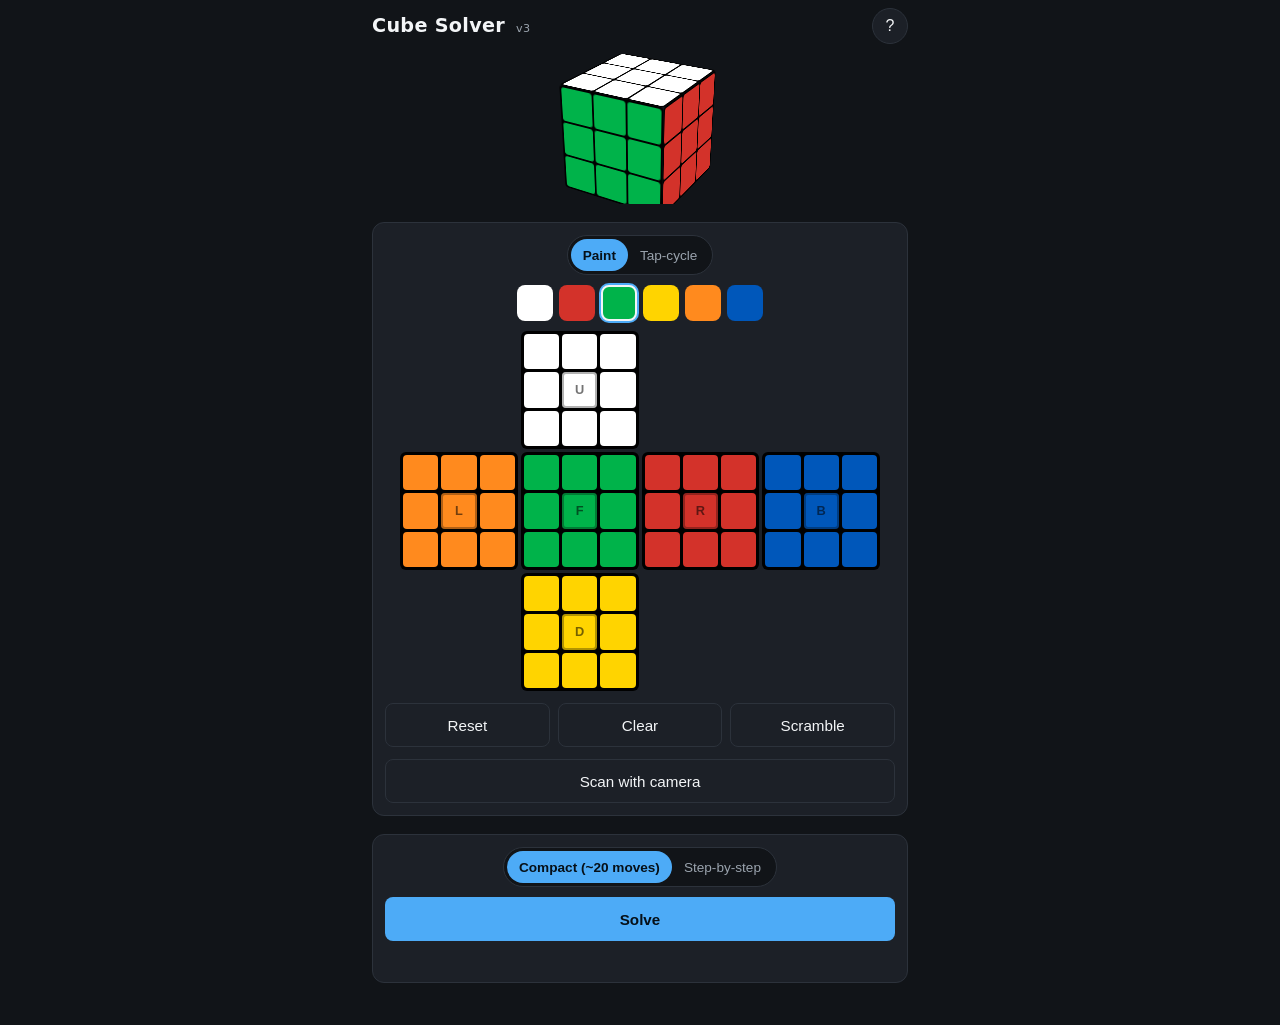
<file: index.html>
<!DOCTYPE html>
<html lang="en">
<head>
<meta charset="UTF-8">
<meta name="viewport" content="width=device-width, initial-scale=1, viewport-fit=cover, user-scalable=no">
<title>Rubik's Cube Solver</title>

<meta name="theme-color" content="#111111">
<meta name="apple-mobile-web-app-capable" content="yes">
<meta name="mobile-web-app-capable" content="yes">
<meta name="apple-mobile-web-app-status-bar-style" content="black-translucent">
<meta name="apple-mobile-web-app-title" content="Cube Solver">
<meta name="description" content="Solve a 3x3x3 Rubik's cube by entering its colors. Works offline, installable to Home Screen.">

<link rel="manifest" href="manifest.webmanifest">
<link rel="apple-touch-icon" href="icons/apple-touch-icon.png">
<link rel="icon" type="image/png" sizes="192x192" href="icons/icon-192.png">
<link rel="icon" type="image/png" sizes="512x512" href="icons/icon-512.png">

<link rel="stylesheet" href="css/style.css">
</head>
<body>
<div id="app">
  <header class="app-header">
    <h1>Cube Solver <span class="version">v3</span></h1>
    <button id="help-btn" class="icon-btn" aria-label="Help">?</button>
  </header>

  <section class="preview-section">
    <div id="cube3d-stage" class="cube3d-stage" aria-label="3D cube preview"></div>
  </section>

  <section class="net-section">
    <div class="mode-row">
      <div class="seg-control" role="tablist" aria-label="Color input mode">
        <button class="seg-btn active" data-mode="paint" role="tab" aria-selected="true">Paint</button>
        <button class="seg-btn" data-mode="cycle" role="tab" aria-selected="false">Tap-cycle</button>
      </div>
    </div>

    <div id="palette" class="palette" aria-label="Color palette">
      <!-- color swatches injected by JS -->
    </div>

    <div id="net" class="net" aria-label="Cube net (unfolded)">
      <!-- 6 faces injected by JS -->
    </div>

    <div class="action-row">
      <button id="btn-reset" class="btn">Reset</button>
      <button id="btn-clear" class="btn">Clear</button>
      <button id="btn-scramble" class="btn">Scramble</button>
    </div>
    <div class="action-row"><button id="btn-scan" class="btn">Scan with camera</button></div>
  </section>

  <section class="solve-section">
    <div class="mode-row">
      <div class="seg-control" role="tablist" aria-label="Solver mode">
        <button class="seg-btn active" data-solver="kociemba" role="tab" aria-selected="true">Compact (~20 moves)</button>
        <button class="seg-btn" data-solver="beginner" role="tab" aria-selected="false">Step-by-step</button>
      </div>
    </div>

    <button id="btn-solve" class="btn btn-primary">Solve</button>

    <div id="status" class="status" role="status" aria-live="polite"></div>

    <div id="solution" class="solution" hidden>
      <div id="solution-meta" class="solution-meta"></div>
      <div id="step-label" class="step-label"></div>
      <div id="moves" class="moves" aria-label="Solution moves"></div>
      <div class="player-controls">
        <button id="btn-first" class="icon-btn" aria-label="First move">⏮</button>
        <button id="btn-prev"  class="icon-btn" aria-label="Previous move">◀</button>
        <button id="btn-play"  class="icon-btn" aria-label="Play / pause">▶</button>
        <button id="btn-next"  class="icon-btn" aria-label="Next move">▶▶</button>
        <button id="btn-last"  class="icon-btn" aria-label="Last move">⏭</button>
        <label class="speed">
          <span aria-hidden="true">⏱</span>
          <input id="speed" type="range" min="200" max="1500" step="100" value="600" aria-label="Animation speed">
        </label>
      </div>
    </div>
  </section>

  <dialog id="scan-dialog" aria-labelledby="scan-title">
    <h2 id="scan-title">Scan your cube</h2>
    <p>Use a standard white/yellow, red/orange, green/blue cube. Keep lighting even. Camera images stay on this device.</p>
    <label for="scan-face">Face to capture</label>
    <select id="scan-face">
      <option value="U">White (U)</option><option value="R">Red (R)</option>
      <option value="F">Green (F)</option><option value="D">Yellow (D)</option>
      <option value="L">Orange (L)</option><option value="B">Blue (B)</option>
    </select>
    <p id="scan-guide"></p>
    <div class="scan-camera">
      <video id="scan-video" autoplay muted playsinline aria-label="Camera preview"></video>
      <div class="scan-overlay" aria-hidden="true"></div>
    </div>
    <p id="scan-status" role="status" aria-live="polite"></p>
    <button id="scan-capture" class="btn" disabled>Capture face</button>
    <div id="scan-review"></div>
    <button id="scan-confirm-orientation" class="btn" hidden>Faces match the guide — confirm orientation</button>
    <div class="action-row">
      <button id="scan-close" class="btn">Cancel</button>
      <button id="scan-apply" class="btn btn-primary" disabled>Use scan</button>
    </div>
  </dialog>

  <dialog id="help-dialog">
    <h2>How to use</h2>
    <ol>
      <li>Hold your cube with <b>white on top</b> and <b>green facing you</b>.</li>
      <li>In <b>Paint</b> mode, tap a color in the palette then tap stickers to fill. In <b>Tap-cycle</b> mode, tap a sticker repeatedly to cycle colors.</li>
      <li>Center stickers are fixed (they define each face's color).</li>
      <li>For camera input, tap <b>Scan with camera</b>, align each face in the grid, and capture all six faces without turning layers. Face rotations are matched automatically; if several arrangements are possible, follow the top-center guide and confirm their orientation. Check the detected colors and tap stickers to correct them before choosing <b>Use scan</b>. Camera access requires HTTPS or localhost; images are processed on your device.</li>
      <li>Tap <b>Solve</b>. <b>Compact</b> finds a ~20-move solution. <b>Step-by-step</b> finds the same solution but splits it into smaller phases so you can apply a few moves at a time and double-check your cube.</li>
      <li>Use the playback controls to step through the moves.</li>
    </ol>
    <h3>Move notation</h3>
    <p>Letters = face turns (<b>U</b>p, <b>D</b>own, <b>L</b>eft, <b>R</b>ight, <b>F</b>ront, <b>B</b>ack). A prime mark (<b>'</b>) means counter-clockwise. <b>2</b> means 180°.</p>
    <h3>Install to Home Screen</h3>
    <p>In iOS Safari, tap the <b>Share</b> button and choose <b>Add to Home Screen</b>. The app then runs full-screen and works offline.</p>
    <form method="dialog"><button class="btn btn-primary">Close</button></form>
  </dialog>
</div>

<script src="vendor/cube.js"></script>
<script src="js/cube-state.js"></script>
<script src="js/moves.js"></script>
<script src="js/net-view.js"></script>
<script src="js/cube-3d.js"></script>
<script src="js/solver-kociemba.js"></script>
<script src="js/solver-beginner.js"></script>
<script src="js/solution-player.js"></script>
<script src="js/scan-orientation.js"></script>
<script src="js/camera-scan.js"></script>
<script src="js/app.js"></script>
<script>
  if ('serviceWorker' in navigator) {
    window.addEventListener('load', () => {
      navigator.serviceWorker.register('./sw.js').catch(() => {});
    });
  }
</script>
</body>
</html>
</file>
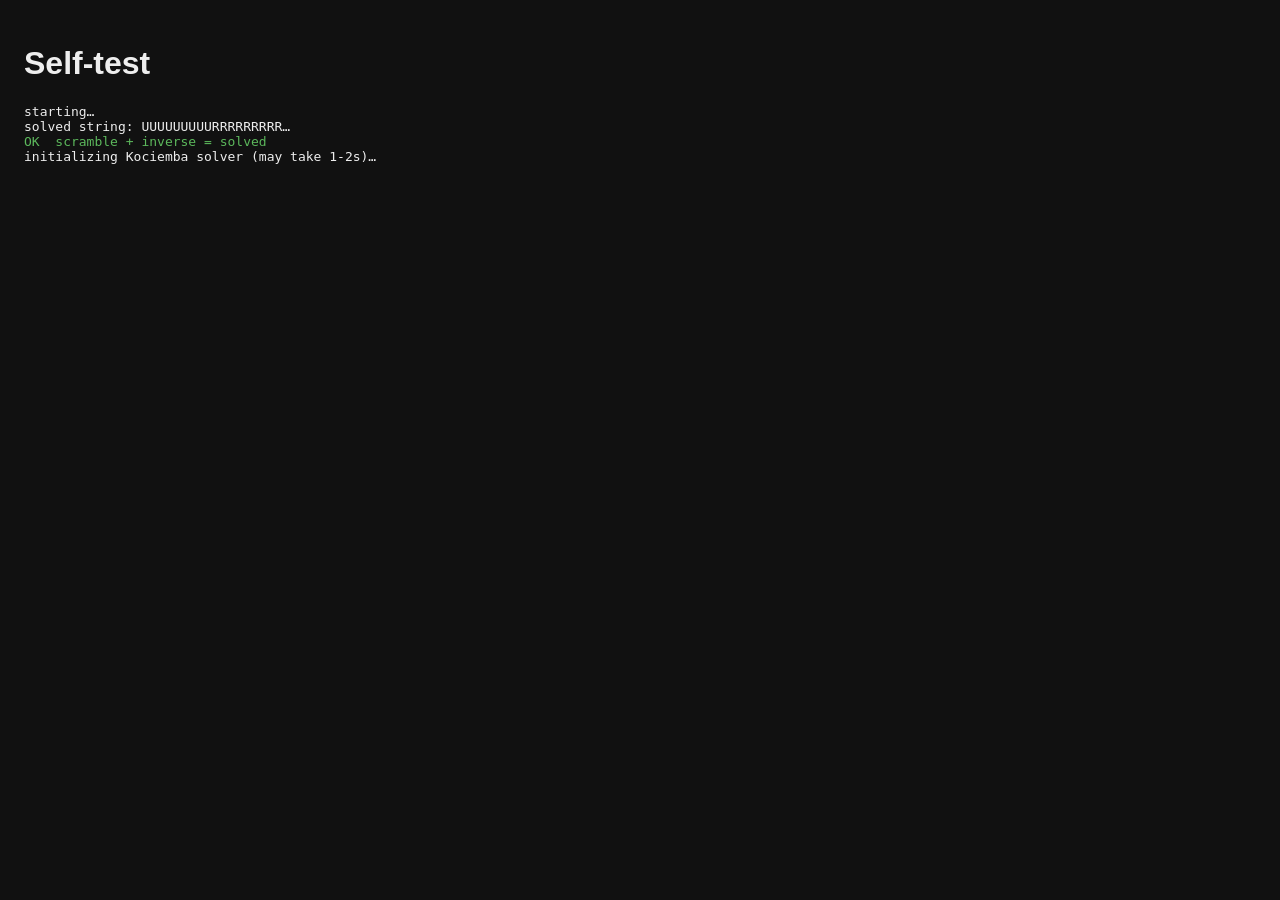
<file: tests/test-browser.html>
<!DOCTYPE html>
<html><head><meta charset="UTF-8"><title>Cube Solver self-test</title>
<link rel="icon" type="image/png" href="../icons/icon-192.png">
<style>body{font-family:-apple-system,sans-serif;background:#111;color:#eee;padding:16px;}
.ok{color:#5cb85c}.bad{color:#e55}pre{white-space:pre-wrap;font-size:13px}</style></head>
<body>
<h1>Self-test</h1>
<pre id="out">Running…</pre>
<script src="../vendor/cube.js"></script>
<script src="../js/cube-state.js"></script>
<script src="../js/moves.js"></script>
<script src="../js/solver-kociemba.js"></script>
<script src="../js/solver-beginner.js"></script>
<script>
const out = document.getElementById('out');
function log(msg, ok) {
  const span = document.createElement('span');
  span.className = ok === true ? 'ok' : ok === false ? 'bad' : '';
  span.textContent = (ok === true ? 'OK  ' : ok === false ? 'FAIL ' : '') + msg + '\n';
  out.appendChild(span);
}
out.textContent = '';
(async function(){
  try {
    log('starting…');
    const solved = CubeState.solved();
    log('solved string: ' + solved.join('').slice(0,18) + '…');

    const scr = "R U R' U' R U2 R' U F R U R' U' F'";
    const s1 = Moves.applySequence(solved, scr);
    const s2 = Moves.applySequence(s1, Moves.inverse(scr));
    log('scramble + inverse = solved', s2.join('') === solved.join(''));

    log('initializing Kociemba solver (may take 1-2s)…');
    await SolverKociemba.ensureSolver();
    log('solver ready', true);

    for (let i = 0; i < 3; i++) {
      const state = Moves.applySequence(solved, Moves.randomScramble(20));
      const res = await SolverKociemba.solve(state);
      const after = Moves.applySequence(state, res.moves.join(' '));
      log(`trial ${i}: ${res.moves.length}-move Kociemba solve`, after.join('') === solved.join(''));
    }

    for (let i = 0; i < 3; i++) {
      const state = Moves.applySequence(solved, Moves.randomScramble(20));
      const res = await SolverBeginner.solve(state);
      const after = Moves.applySequence(state, res.moves.join(' '));
      log(`trial ${i}: ${res.moves.length}-move step-by-step solve, ${res.stepBoundaries.length} phase markers`,
          after.join('') === solved.join(''));
    }

    log('done');
  } catch (e) {
    log('ERROR: ' + (e.message || e), false);
  }
})();
</script>
</body></html>
</file>
<file: css/style.css>
:root {
  --bg: #111418;
  --bg-elev: #1c2027;
  --bg-elev-2: #262b34;
  --fg: #f3f5f7;
  --fg-dim: #9aa3ad;
  --accent: #4dabf7;
  --accent-press: #339af0;
  --danger: #ff6b6b;
  --line: #2c323b;

  --c-U: #ffffff;
  --c-D: #ffd400;
  --c-F: #00b34a;
  --c-B: #0057ba;
  --c-L: #ff8a1e;
  --c-R: #d3322a;

  --sticker: 30px;
  --gap: 3px;
  --radius: 8px;

  --safe-top: env(safe-area-inset-top);
  --safe-bot: env(safe-area-inset-bottom);
  --safe-l: env(safe-area-inset-left);
  --safe-r: env(safe-area-inset-right);
}

* { box-sizing: border-box; -webkit-tap-highlight-color: transparent; }
html, body { margin: 0; padding: 0; background: var(--bg); color: var(--fg);
  font-family: -apple-system, BlinkMacSystemFont, "Segoe UI", Roboto, system-ui, sans-serif;
  font-size: 16px; line-height: 1.4;
  overscroll-behavior-y: contain;
}
body { min-height: 100vh; min-height: 100dvh; }

#app {
  max-width: 560px; margin: 0 auto;
  padding: calc(8px + var(--safe-top)) calc(12px + var(--safe-r)) calc(24px + var(--safe-bot)) calc(12px + var(--safe-l));
}

.app-header {
  display: flex; align-items: center; justify-content: space-between;
  margin-bottom: 10px;
}
.app-header h1 { font-size: 1.2rem; margin: 0; font-weight: 600; letter-spacing: 0.3px; }
.app-header h1 .version { font-size: 0.7rem; color: var(--fg-dim); font-weight: 400; margin-left: 4px; }

.icon-btn {
  background: var(--bg-elev); color: var(--fg);
  border: 1px solid var(--line); border-radius: 50%;
  width: 36px; height: 36px;
  font-size: 1rem; cursor: pointer;
  touch-action: manipulation;
}
.icon-btn:active { background: var(--bg-elev-2); }

.btn {
  background: var(--bg-elev); color: var(--fg);
  border: 1px solid var(--line); border-radius: var(--radius);
  padding: 10px 14px; font-size: 0.95rem;
  cursor: pointer; touch-action: manipulation;
  flex: 1; min-height: 44px;
}
.btn:active { background: var(--bg-elev-2); }
.btn-primary { background: var(--accent); color: #061018; border-color: transparent; font-weight: 600; }
.btn-primary:active { background: var(--accent-press); }
.btn-primary[disabled] { opacity: 0.55; }

section { margin-bottom: 18px; }

/* ---------- preview ---------- */
.preview-section {
  display: flex; justify-content: center; align-items: center;
  height: 150px; max-height: 38vw;
  overflow: hidden;
}
.cube3d-stage {
  width: 110px; max-width: 28vw;
  height: 110px; max-height: 28vw;
  perspective: 600px;
  touch-action: none;
  user-select: none; -webkit-user-select: none;
}
.cube3d {
  position: relative; width: 100%; height: 100%;
  transform-style: preserve-3d;
  transform: rotateX(-25deg) rotateY(-30deg);
  transition: none;
}
.cube3d .face3d {
  position: absolute; width: 100%; height: 100%;
  display: grid; grid-template-columns: repeat(3,1fr); grid-template-rows: repeat(3,1fr);
  gap: 2px; padding: 2px;
  background: #000; border-radius: 4px;
  backface-visibility: hidden; -webkit-backface-visibility: hidden;
}
.cube3d .face3d .sticker3d {
  border-radius: 3px;
  background: #444;
}

/* ---------- net ---------- */
.net-section, .solve-section {
  background: var(--bg-elev); border: 1px solid var(--line); border-radius: 12px;
  padding: 12px;
}

.mode-row { display: flex; justify-content: center; margin-bottom: 10px; }
.seg-control {
  display: inline-flex; background: var(--bg); border: 1px solid var(--line);
  border-radius: 999px; padding: 3px;
}
.seg-btn {
  background: transparent; color: var(--fg-dim);
  border: 0; padding: 6px 12px; border-radius: 999px;
  font-size: 0.85rem; cursor: pointer;
  min-height: 32px;
  touch-action: manipulation;
}
.seg-btn.active { background: var(--accent); color: #061018; font-weight: 600; }

.palette {
  display: flex; gap: 6px; justify-content: center; flex-wrap: wrap;
  margin-bottom: 10px;
}
.swatch {
  width: 36px; height: 36px; border-radius: 8px;
  border: 2px solid transparent;
  cursor: pointer; touch-action: manipulation;
  position: relative;
}
.swatch.active { border-color: var(--fg); box-shadow: 0 0 0 2px var(--accent); }
.swatch[data-color="U"] { background: var(--c-U); }
.swatch[data-color="R"] { background: var(--c-R); }
.swatch[data-color="F"] { background: var(--c-F); }
.swatch[data-color="D"] { background: var(--c-D); }
.swatch[data-color="L"] { background: var(--c-L); }
.swatch[data-color="B"] { background: var(--c-B); }

.net {
  display: grid;
  grid-template-columns: repeat(12, 1fr);
  grid-template-rows: repeat(9, 1fr);
  gap: var(--gap);
  aspect-ratio: 12 / 9;
  max-width: 480px;
  margin: 0 auto;
  touch-action: none;
}
.face {
  display: grid;
  grid-template-columns: repeat(3, 1fr);
  grid-template-rows: repeat(3, 1fr);
  gap: var(--gap);
  background: #000;
  padding: var(--gap);
  border-radius: 6px;
}
.face[data-face="U"] { grid-column: 4 / 7; grid-row: 1 / 4; }
.face[data-face="L"] { grid-column: 1 / 4; grid-row: 4 / 7; }
.face[data-face="F"] { grid-column: 4 / 7; grid-row: 4 / 7; }
.face[data-face="R"] { grid-column: 7 / 10; grid-row: 4 / 7; }
.face[data-face="B"] { grid-column: 10 / 13; grid-row: 4 / 7; }
.face[data-face="D"] { grid-column: 4 / 7; grid-row: 7 / 10; }

.sticker {
  background: #2a2f38; border: 0; padding: 0;
  border-radius: 4px;
  cursor: pointer; touch-action: none;
  min-width: 0; min-height: 0;
  position: relative;
  outline: 0;
  font-size: 0.8rem;
  color: rgba(0,0,0,0.5);
  font-weight: 700;
}
.sticker[data-color="U"] { background: var(--c-U); }
.sticker[data-color="R"] { background: var(--c-R); }
.sticker[data-color="F"] { background: var(--c-F); }
.sticker[data-color="D"] { background: var(--c-D); }
.sticker[data-color="L"] { background: var(--c-L); }
.sticker[data-color="B"] { background: var(--c-B); }
.sticker[data-color=""] { background: #2a2f38; }
.sticker.center { cursor: default; box-shadow: inset 0 0 0 2px rgba(0,0,0,0.3); }
.sticker.center::after {
  content: attr(data-face);
  position: absolute; inset: 0; display: grid; place-items: center;
  font-size: 0.8rem; color: rgba(0,0,0,0.55);
}
.sticker.flash { animation: flash 0.4s ease; }
@keyframes flash {
  0% { transform: scale(1); } 50% { transform: scale(0.85); } 100% { transform: scale(1); }
}

.action-row {
  display: flex; gap: 8px; margin-top: 12px;
}

/* ---------- solve ---------- */
.solve-section #btn-solve { width: 100%; }
.status { margin-top: 10px; text-align: center; color: var(--fg-dim); font-size: 0.9rem; min-height: 1.3em; }
.status.error { color: var(--danger); }

.solution { margin-top: 12px; }
.solution-meta { text-align: center; color: var(--fg-dim); font-size: 0.85rem; margin-bottom: 6px; }
.step-label { text-align: center; font-weight: 600; margin-bottom: 8px; min-height: 1.3em; }

.moves {
  display: flex; flex-wrap: wrap; gap: 6px;
  justify-content: center;
  padding: 8px; background: var(--bg); border: 1px solid var(--line);
  border-radius: 8px; min-height: 50px;
}
.move-chip {
  background: var(--bg-elev-2); color: var(--fg);
  padding: 6px 10px; border-radius: 6px;
  font-family: ui-monospace, SFMono-Regular, Menlo, monospace;
  font-size: 0.95rem; font-weight: 600;
  border: 1px solid var(--line);
}
.move-chip.current { background: var(--accent); color: #061018; border-color: var(--accent); }
.move-chip.done { opacity: 0.55; }
.move-chip.step-sep {
  background: transparent; border: 0; color: var(--fg-dim);
  font-weight: 400; font-style: italic; padding: 6px 4px;
}

.player-controls {
  display: flex; gap: 6px; align-items: center; margin-top: 10px;
  justify-content: center; flex-wrap: wrap;
}
.player-controls .icon-btn { width: 44px; height: 44px; font-size: 1.1rem; }
.speed { display: flex; align-items: center; gap: 6px; flex: 1; min-width: 140px; }
.speed input[type=range] { flex: 1; accent-color: var(--accent); }

/* ---------- dialog ---------- */
dialog {
  background: var(--bg-elev); color: var(--fg); border: 1px solid var(--line);
  border-radius: 12px; padding: 16px; max-width: 92vw;
}
dialog::backdrop { background: rgba(0,0,0,0.6); }
dialog h2 { margin: 0 0 10px; }
dialog h3 { margin: 14px 0 6px; font-size: 1rem; }
dialog p, dialog li { font-size: 0.9rem; color: var(--fg-dim); }
dialog b { color: var(--fg); }
dialog form { margin-top: 14px; text-align: right; }

#scan-dialog { width: 520px; max-height: 90dvh; overflow-y: auto; }
#scan-face { background: var(--bg); color: var(--fg); padding: 8px; border: 1px solid var(--line); border-radius: 6px; }
.scan-camera { position: relative; width: 100%; aspect-ratio: 1; background: #000; }
.scan-camera video { width: 100%; height: 100%; object-fit: cover; }
.scan-overlay { position: absolute; inset: 10%; pointer-events: none; border: 2px solid white;
  background: linear-gradient(to right, transparent 32.8%, white 32.8%, white 33.5%, transparent 33.5%, transparent 66.2%, white 66.2%, white 66.9%, transparent 66.9%),
    linear-gradient(to bottom, transparent 32.8%, white 32.8%, white 33.5%, transparent 33.5%, transparent 66.2%, white 66.2%, white 66.9%, transparent 66.9%); }
#scan-review { display: grid; grid-template-columns: repeat(3, 1fr); gap: 12px; }
#scan-review h3 { text-transform: capitalize; }
.scan-colors { display: grid; grid-template-columns: repeat(3, 1fr); gap: 3px; }
.scan-colors .sticker { aspect-ratio: 1; min-height: 28px; touch-action: manipulation; }
.scan-colors .sticker:focus-visible { outline: 2px solid var(--accent); outline-offset: 2px; }

@media (max-width: 380px) {
  .palette .swatch { width: 30px; height: 30px; }
}
</file>
